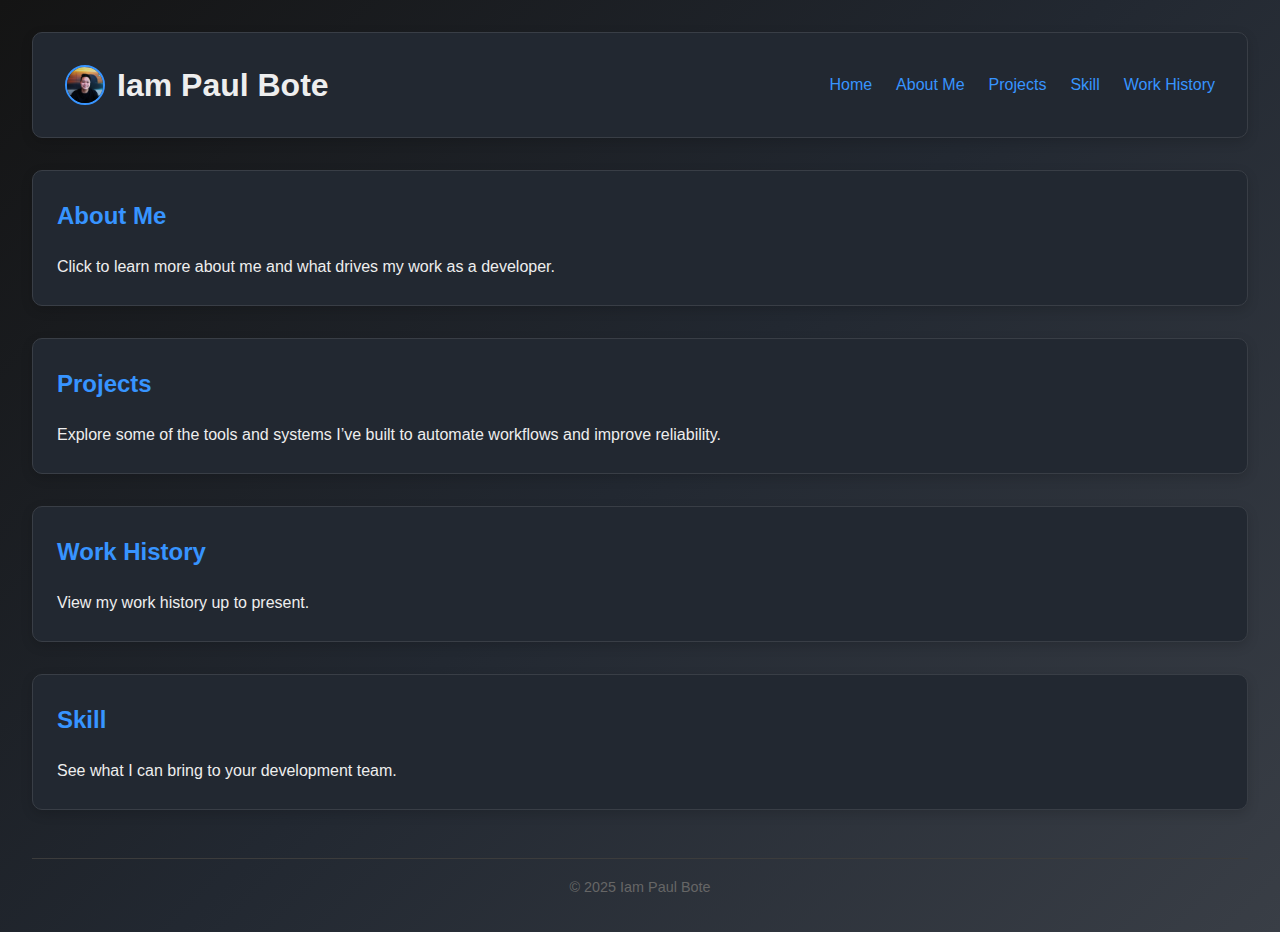
<file: index.html>
<!DOCTYPE html>
<html lang="en">
<head>
  <meta charset="UTF-8" />
  <meta name="viewport" content="width=device-width, initial-scale=1.0" />
  <title>Iam Paul's Portfolio</title>

  <!-- Fonts & Icons -->
  <link href="https://fonts.googleapis.com/css2?family=Fira+Code&display=swap" rel="stylesheet" />
  <link rel="stylesheet" href="https://cdnjs.cloudflare.com/ajax/libs/font-awesome/6.4.0/css/all.min.css" />

  <!-- Styles -->
  <link rel="stylesheet" href="style.css" />
</head>
<body class="fade-in">

  <!-- Header -->
  <header>
    <div class="brand">
      <img src="assets/iam_pic.jpg" alt="Iam Paul Bote" class="avatar" />
      <h1>Iam Paul Bote</h1>
    </div>
    <div class="burger" id="burger">
      <span></span>
      <span></span>
      <span></span>
    </div>
    <nav id="nav-menu">
      <a href="index.html">Home</a>
      <a href="about.html">About Me</a>
      <a href="projects.html">Projects</a>
      <a href="skill.html">Skill</a>
      <a href="work_history.html">Work History</a>

    </nav>
  </header>

  <!-- Sections -->
  <a href="about.html" class="section-link">
    <section id="about" class="card-section reveal">
      <h2>About Me</h2>
      <p>Click to learn more about me and what drives my work as a developer.</p>
    </section>
  </a>

  <a href="projects.html" class="section-link">
    <section id="projects" class="card-section reveal">
      <h2>Projects</h2>
      <p>Explore some of the tools and systems I’ve built to automate workflows and improve reliability.</p>
    </section>
  </a>

  <a href="work_history.html" class="section-link">
    <section id="work_history" class="card-section reveal">
      <h2>Work History</h2>
      <p>View my work history up to present.</p>
    </section>
  </a>

  <a href="skill.html" class="section-link">
    <section id="skill" class="card-section reveal">
      <h2>Skill</h2>
      <p>See what I can bring to your development team.</p>
    </section>
  </a>

  <!-- Footer -->
  <footer>
    <p>© 2025 Iam Paul Bote</p>
  </footer>

  <!-- Scroll to Top Button -->
  <button id="scrollTopBtn" title="Back to top">↑</button>
  <script src="script.js"></script>

</body>
</html>
</file>
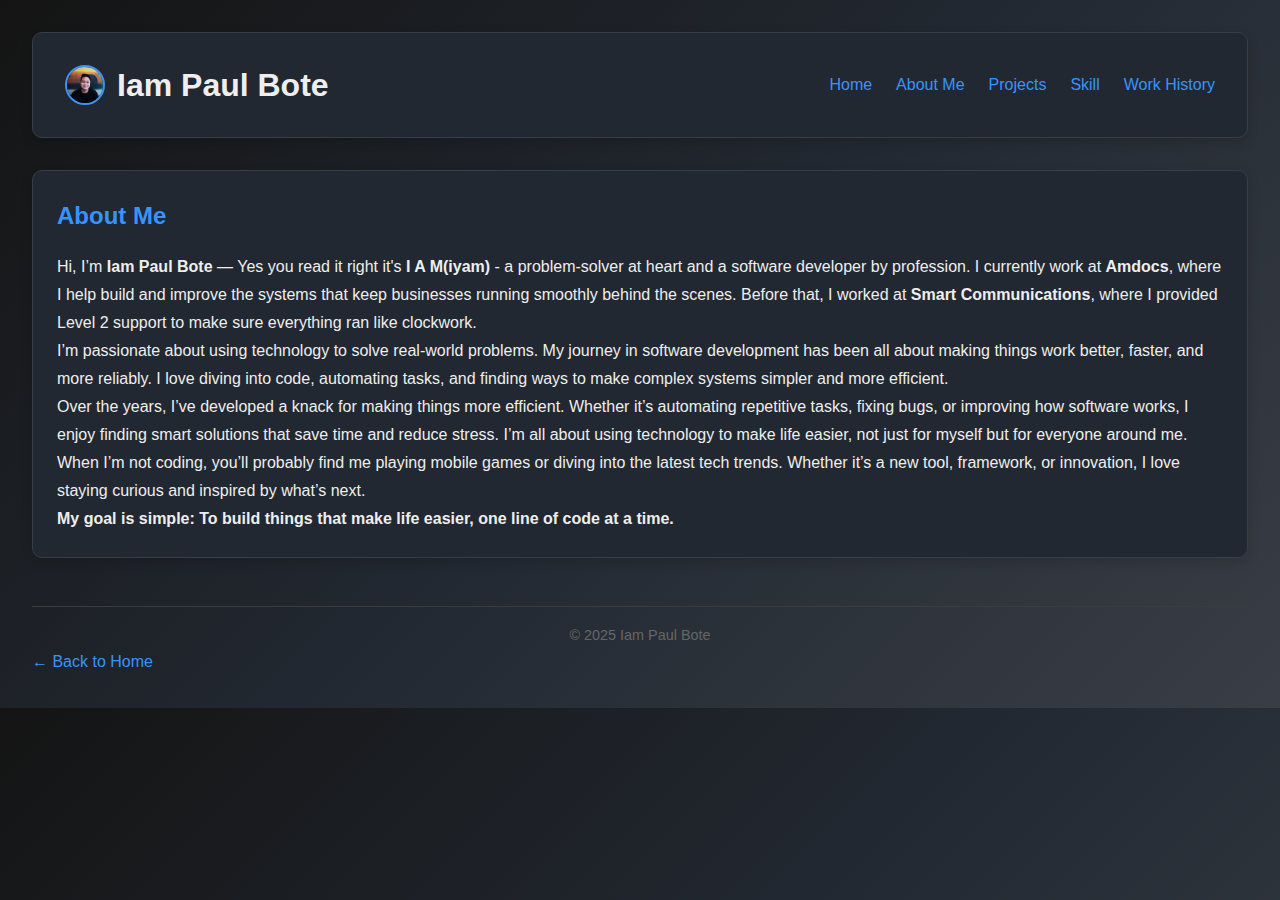
<file: about.html>
<!DOCTYPE html>
<html lang="en">
<head>
  <meta charset="UTF-8" />
  <meta name="viewport" content="width=device-width, initial-scale=1.0" />
  <title>About | Iam Paul Bote</title>

  <!-- Fonts & Icons -->
  <link href="https://fonts.googleapis.com/css2?family=Fira+Code&display=swap" rel="stylesheet" />
  <link rel="stylesheet" href="https://cdnjs.cloudflare.com/ajax/libs/font-awesome/6.4.0/css/all.min.css" />

  <!-- Styles -->
  <link rel="stylesheet" href="style.css" />
</head>
<body class="fade-in">

  <!-- Header -->
  <header>
    <div class="brand">
      <img src="assets/iam_pic.jpg" alt="Iam Paul Bote" class="avatar" />
      <h1>Iam Paul Bote</h1>
    </div>
    <div class="burger" id="burger">
      <span></span>
      <span></span>
      <span></span>
    </div>
    <nav id="nav-menu">
      <a href="index.html">Home</a>
      <a href="about.html">About Me</a>
      <a href="projects.html">Projects</a>
      <a href="skill.html">Skill</a>
      <a href="work_history.html">Work History</a>
    </nav>
  </header>

  <!-- About Section -->
  <section class="card-section reveal" id="about">
    <h2>About Me</h2>
    <p>
      Hi, I’m <strong>Iam Paul Bote</strong> — Yes you read it right it's <strong>I A M(iyam)</strong> - a problem-solver at heart and a software developer by profession. I currently work at <strong>Amdocs</strong>, where I help build and improve the systems that keep businesses running smoothly behind the scenes. Before that, I worked at <strong>Smart Communications</strong>, where I provided Level 2 support to make sure everything ran like clockwork.
    </p>
    <p>

    </p>   
      I’m passionate about using technology to solve real-world problems. My journey in software development has been all about making things work better, faster, and more reliably. I love diving into code, automating tasks, and finding ways to make complex systems simpler and more efficient.
    <p>
      Over the years, I’ve developed a knack for making things more efficient. Whether it’s automating repetitive tasks, fixing bugs, or improving how software works, I enjoy finding smart solutions that save time and reduce stress. I’m all about using technology to make life easier, not just for myself but for everyone around me.
    </p>
    <p>
      When I’m not coding, you’ll probably find me playing mobile games or diving into the latest tech trends. Whether it’s a new tool, framework, or innovation, I love staying curious and inspired by what’s next.
    </p>
	<p>
	<strong>My goal is simple: To build things that make life easier, one line of code at a time.</strong>
	</p>
  </section>

  <!-- Footer -->
  <footer>
    <p>© 2025 Iam Paul Bote</p>
  </footer>

  <!-- Back Button -->
  <a href="index.html" class="back-button">← Back to Home</a>
  <script src="script.js"></script>

</body>
</html>
</file>
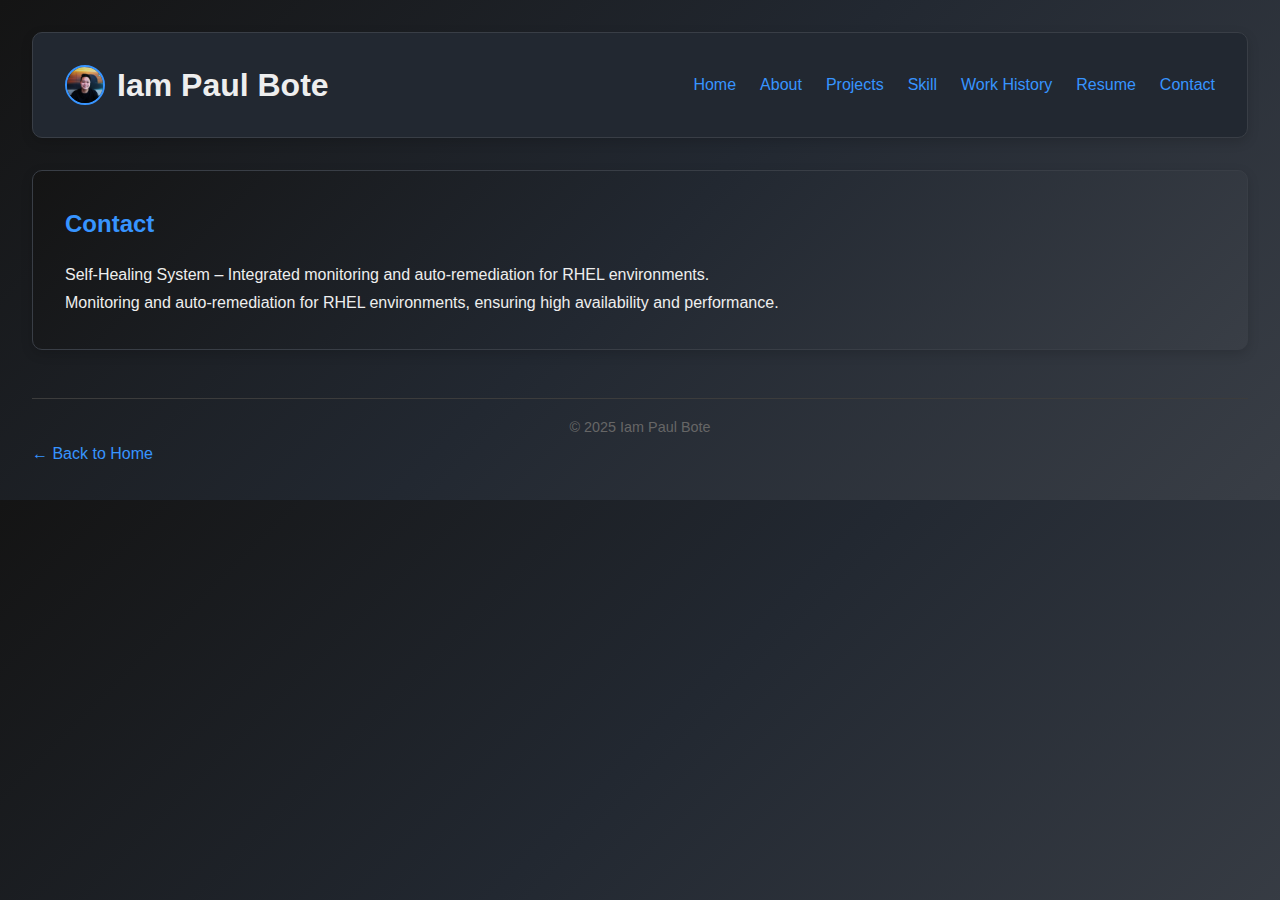
<file: contact.html>
<!DOCTYPE html>
<html lang="en">
<head>
<link rel="prefetch" href="about.html" />
<link rel="prefetch" href="index.html" />

  <meta charset="UTF-8" />
  <meta name="viewport" content="width=device-width, initial-scale=1.0" />
  <title>Contact Iam Paul</title>
  <link rel="stylesheet" href="style.css" />
</head>
<body>


<header>
  <div class="brand">
    <img src="assets/iam_pic.jpg" alt="iam_pic" class="avatar" />
    <h1>Iam Paul Bote</h1>
  </div>
  <div class="burger" id="burger">
    <span></span>
    <span></span>
    <span></span>
  </div>
  <nav id="nav-menu">
      <a href="index.html">Home</a>
      <a href="about.html">About</a>
      <a href="projects.html">Projects</a>
      <a href="skill.html">Skill</a>
      <a href="work_history.html">Work History</a>
      <a href="resume.html">Resume</a>
      <a href="contact.html">Contact</a>
  </nav>
</header>


  <section>
    <h2>Contact</h2>
    <p>
      Self-Healing System – Integrated monitoring and auto-remediation for RHEL environments.
    </p>
    <p>
      Monitoring and auto-remediation for RHEL environments, ensuring high availability and performance.
    </p>
  </section>

  <footer>
    <p>© 2025 Iam Paul Bote</p>
  </footer>

  <a href="index.html" class="back-button">← Back to Home</a>

  <script src="script.js"></script>

</body>
</html>
</file>
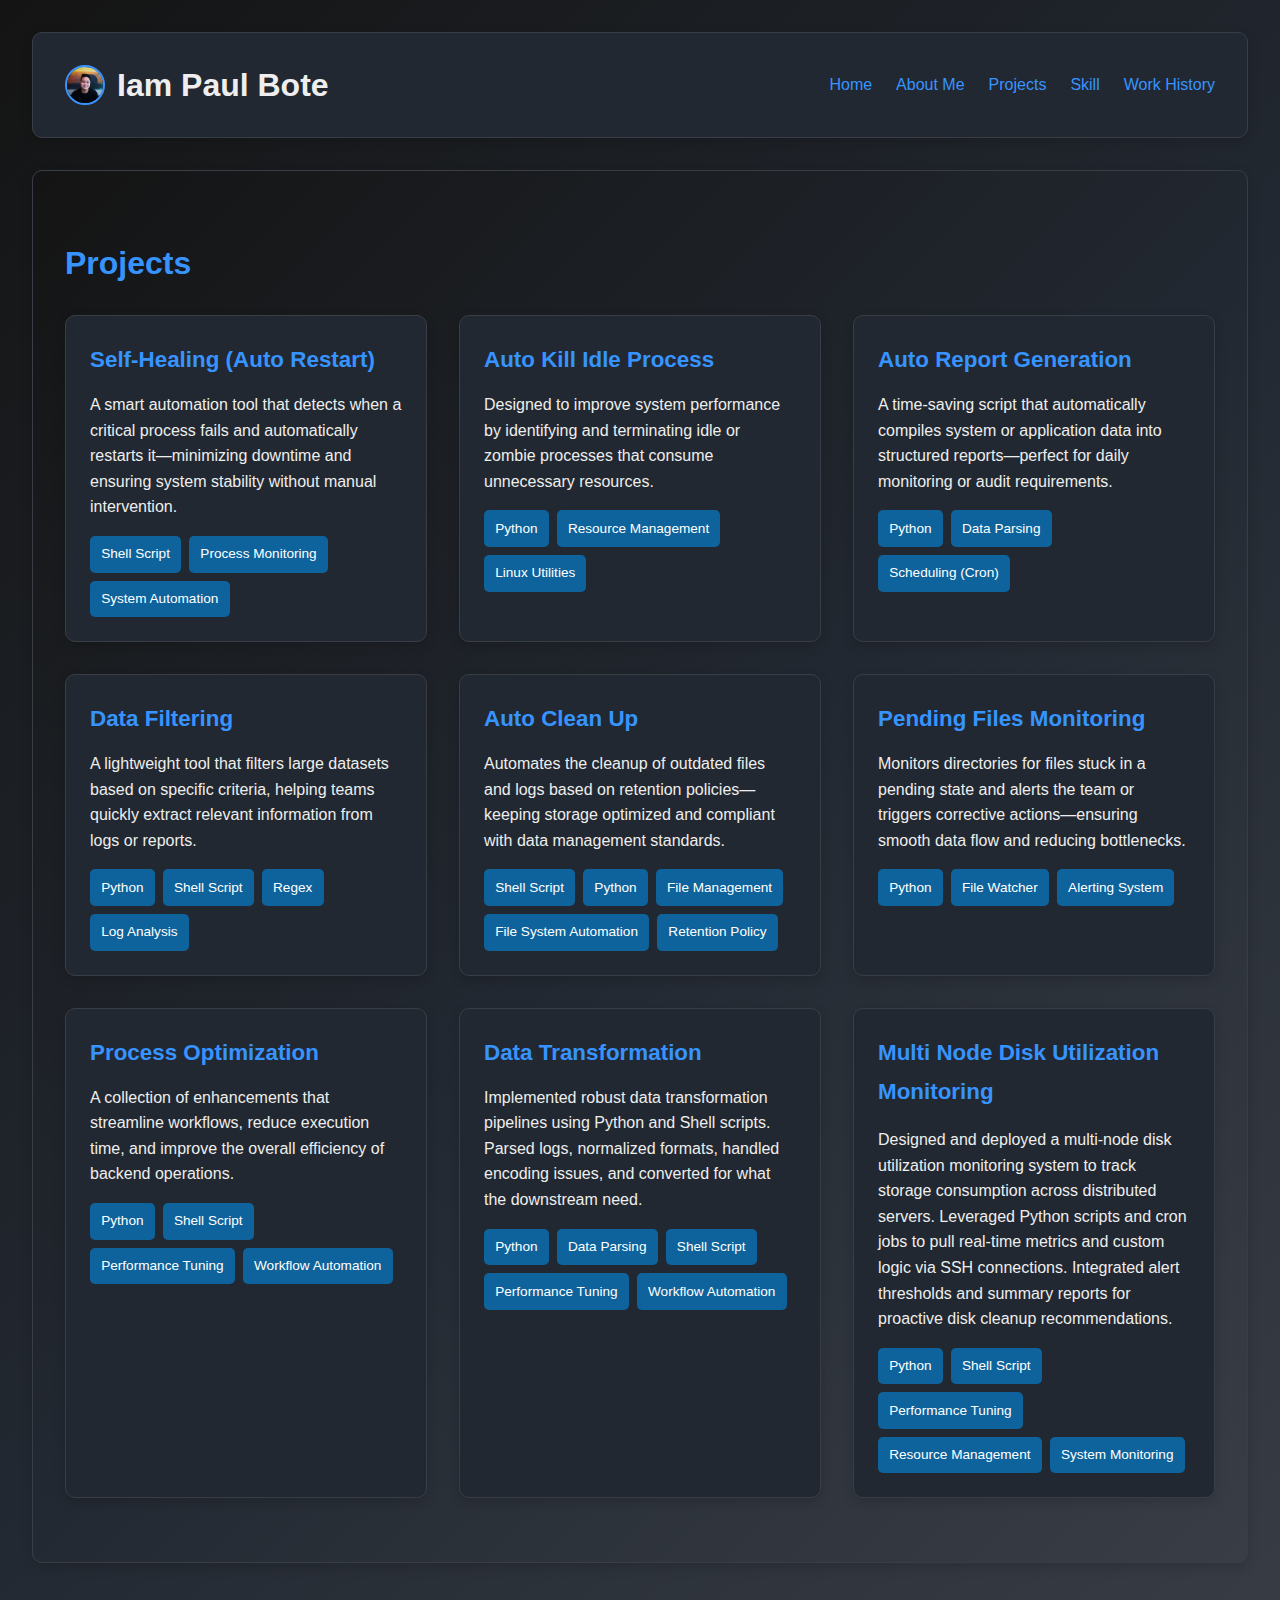
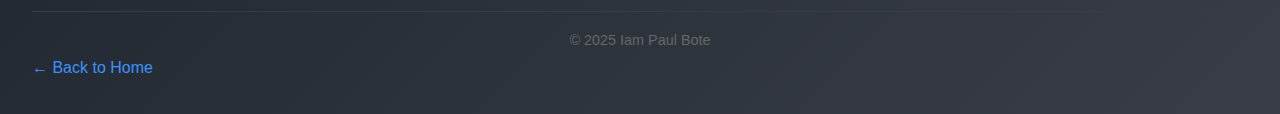
<file: projects.html>
<!DOCTYPE html>
<html lang="en">
<head>
<link rel="prefetch" href="about.html" />
<link rel="prefetch" href="index.html" />

  <meta charset="UTF-8" />
  <meta name="viewport" content="width=device-width, initial-scale=1.0" />
  <title>Projects | Iam Paul Bote</title>
  <link rel="stylesheet" href="style.css" />
</head>
<body>


<header>
  <div class="brand">
    <img src="assets/iam_pic.jpg" alt="iam_pic" class="avatar" />
    <h1>Iam Paul Bote</h1>
  </div>
  <div class="burger" id="burger">
    <span></span>
    <span></span>
    <span></span>
  </div>
  <nav id="nav-menu">
      <a href="index.html">Home</a>
      <a href="about.html">About Me</a>
      <a href="projects.html">Projects</a>
      <a href="skill.html">Skill</a>
      <a href="work_history.html">Work History</a>

  </nav>
</header>


  <section id="projects" class="section projects-section">
    
    <div class="container">
      <h2 class="section-title">Projects</h2> 
      <div class="projects-grid">

        <div class="project-card">
          <h3 class="project-title">Self-Healing (Auto Restart)</h3>
          <p class="project-description">
            A smart automation tool that detects when a critical process fails and automatically restarts it—minimizing downtime and ensuring system stability without manual intervention.
          </p>
          <ul class="project-tech">
            <li>Shell Script</li>
            <li>Process Monitoring</li>
            <li>System Automation</li>
          </ul>
        </div>

        <div class="project-card">
          <h3 class="project-title">Auto Kill Idle Process</h3>
          <p class="project-description">
            Designed to improve system performance by identifying and terminating idle or zombie processes that consume unnecessary resources.
          </p>
          <ul class="project-tech">
            <li>Python</li>
            <li>Resource Management</li>
            <li>Linux Utilities</li>
          </ul>
        </div>

        <div class="project-card">
          <h3 class="project-title">Auto Report Generation</h3>
          <p class="project-description">
            A time-saving script that automatically compiles system or application data into structured reports—perfect for daily monitoring or audit requirements.
          </p>
          <ul class="project-tech">
            <li>Python</li>
            <li>Data Parsing</li>
            <li>Scheduling (Cron)</li>
          </ul>
        </div>

        <div class="project-card">
          <h3 class="project-title">Data Filtering</h3>
          <p class="project-description">
            A lightweight tool that filters large datasets based on specific criteria, helping teams quickly extract relevant information from logs or reports.
          </p>
          <ul class="project-tech">
            <li>Python</li>
            <li>Shell Script</li>
            <li>Regex</li>
            <li>Log Analysis</li>
          </ul>
        </div>

        <div class="project-card">
          <h3 class="project-title">Auto Clean Up</h3>
          <p class="project-description">
            Automates the cleanup of outdated files and logs based on retention policies—keeping storage optimized and compliant with data management standards.
          </p>
          <ul class="project-tech">
            <li>Shell Script</li>
            <li>Python</li>
            <li>File Management</li>
            <li>File System Automation</li>
            <li>Retention Policy</li>
          </ul>
        </div>

        <div class="project-card">
          <h3 class="project-title">Pending Files Monitoring</h3>
          <p class="project-description">
            Monitors directories for files stuck in a pending state and alerts the team or triggers corrective actions—ensuring smooth data flow and reducing bottlenecks.
          </p>
          <ul class="project-tech">
            <li>Python</li>
            <li>File Watcher</li>
            <li>Alerting System</li>
          </ul>
        </div>

        <div class="project-card">
          <h3 class="project-title">Process Optimization</h3>
          <p class="project-description">
            A collection of enhancements that streamline workflows, reduce execution time, and improve the overall efficiency of backend operations.
          </p>
          <ul class="project-tech">
            <li>Python</li>
            <li>Shell Script</li>
            <li>Performance Tuning</li>
            <li>Workflow Automation</li>
          </ul>
        </div>

          <div class="project-card">
          <h3 class="project-title">Data Transformation</h3>
          <p class="project-description">
            Implemented robust data transformation pipelines using Python and Shell scripts. Parsed logs, normalized formats, handled encoding issues, and converted for what the downstream need.
          </p>
          <ul class="project-tech">
            <li>Python</li>
            <li>Data Parsing</li>
            <li>Shell Script</li>
            <li>Performance Tuning</li>
            <li>Workflow Automation</li>
          </ul>
        </div>

          <div class="project-card">
          <h3 class="project-title">Multi Node Disk Utilization Monitoring</h3>
          <p class="project-description">
            <p class="project-description">
              Designed and deployed a multi-node disk utilization monitoring system to track storage consumption across distributed servers. Leveraged Python scripts and cron jobs to pull real-time metrics and custom logic via SSH connections. Integrated alert thresholds and summary reports for proactive disk cleanup recommendations.
            </p>
          </p>
          <ul class="project-tech">
            <li>Python</li>
            <li>Shell Script</li>
            <li>Performance Tuning</li>
            <li>Resource Management</li>
            <li>System Monitoring</li>
          </ul>
        </div>

      </div>
    </div>
  </section>



  <footer>
    <p>© 2025 Iam Paul Bote</p>
  </footer>

  <a href="index.html" class="back-button">← Back to Home</a>

  <script src="script.js"></script>

</body>
</html>
</file>
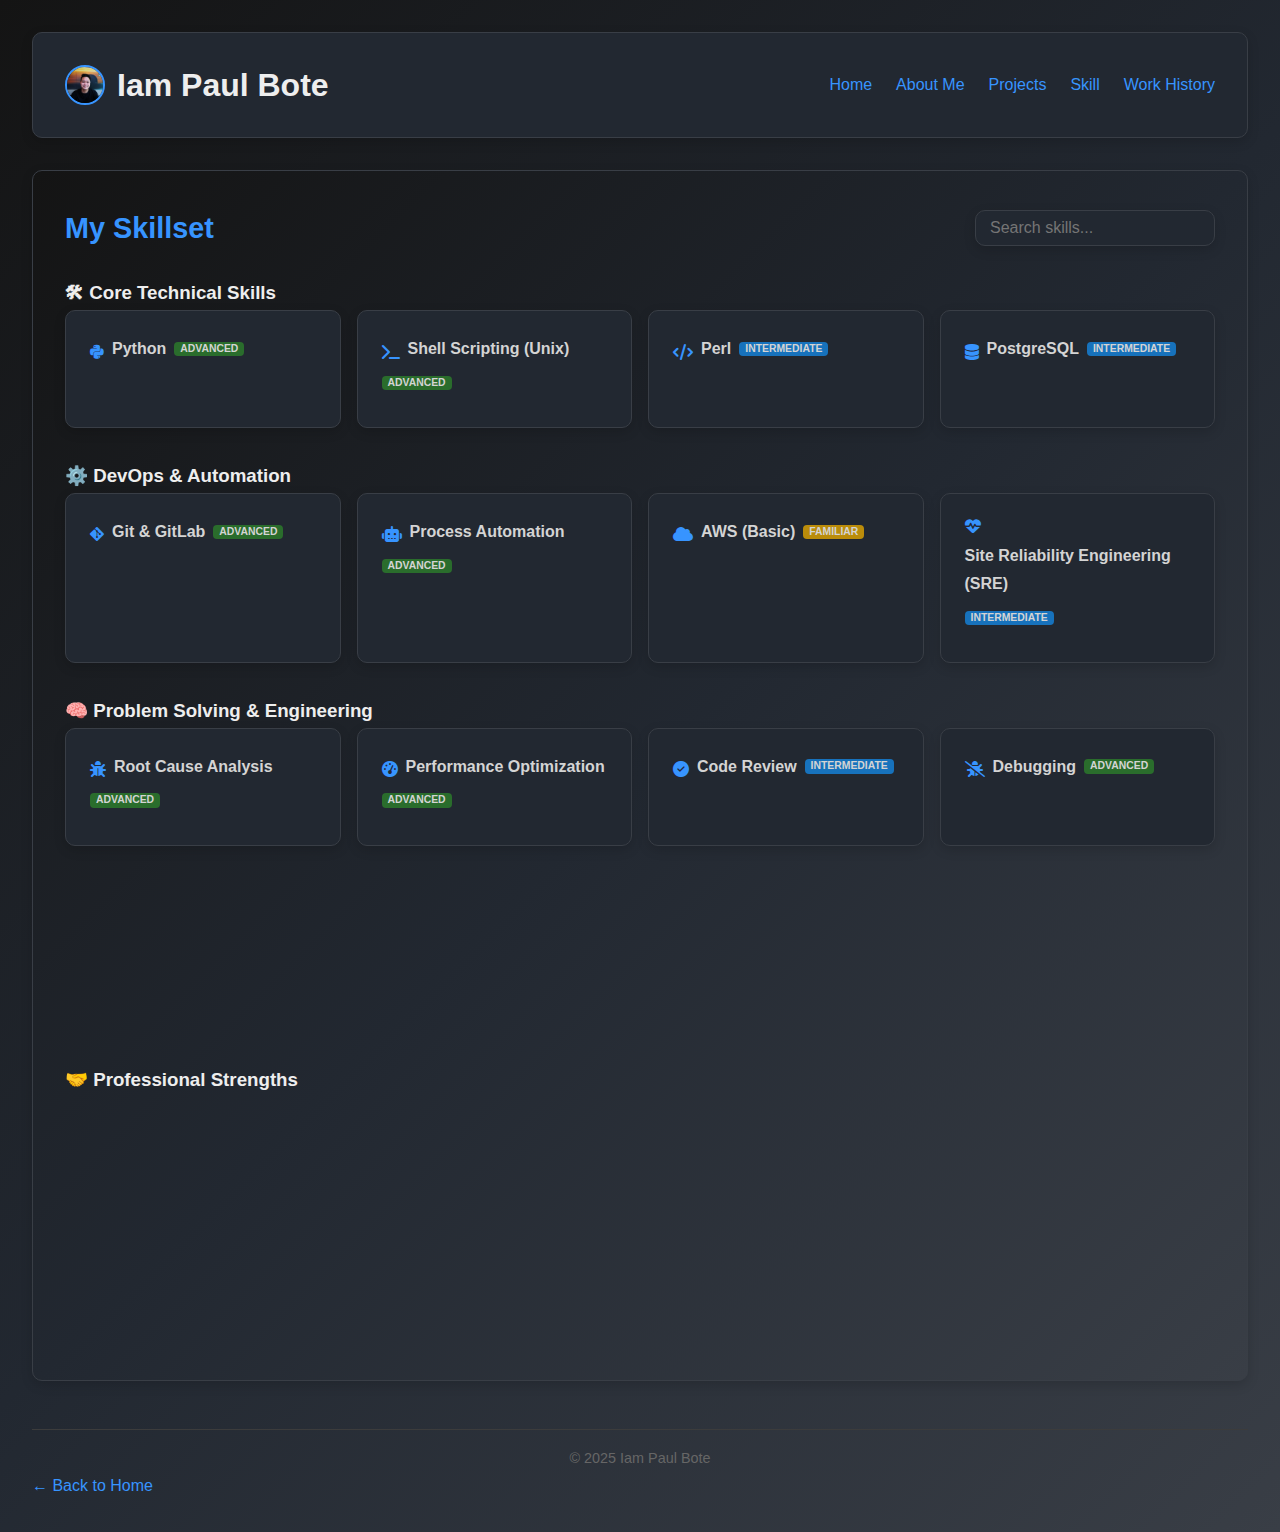
<file: skill.html>
<!DOCTYPE html>
<html lang="en">
<head>
  <meta charset="UTF-8" />
  <meta name="viewport" content="width=device-width, initial-scale=1.0" />
  <title>Skills | Iam Paul Bote</title>

  <!-- Fonts & Icons -->
  <link href="https://fonts.googleapis.com/css2?family=Fira+Code&display=swap" rel="stylesheet" />
  <link rel="stylesheet" href="https://cdnjs.cloudflare.com/ajax/libs/font-awesome/6.4.0/css/all.min.css" />

  <!-- Styles -->
  <link rel="stylesheet" href="style.css" />
</head>
<body class="fade-in">

  <!-- Header -->
  <header>
    <div class="brand">
      <img src="assets/iam_pic.jpg" alt="Iam Paul Bote" class="avatar" />
      <h1>Iam Paul Bote</h1>
    </div>
    <div class="burger" id="burger">
      <span></span>
      <span></span>
      <span></span>
    </div>
    <nav id="nav-menu">
      <a href="index.html">Home</a>
      <a href="about.html">About Me</a>
      <a href="projects.html">Projects</a>
      <a href="skill.html">Skill</a>
      <a href="work_history.html">Work History</a>

    </nav>
  </header>

  <!-- Skill Section -->
   <section>
  <skill-section>
    <div class="skillset-header">
      <h2>My Skillset</h2>
      <div class="skill-search">
        <input type="text" id="skillSearchInput" placeholder="Search skills..." />
      </div>
    </div>

    <!-- Category: 🛠 Core Technical Skills -->
    <h3>🛠 Core Technical Skills</h3>
    <div class="skills-grid">
      <!-- Sample Skill Item -->
      <div class="skill-item reveal" onclick="toggleSkill(this)">
        <div class="skill-title">
          <i class="fab fa-python"></i>
          <span class="skill-name">Python</span>
          <span class="badge advanced">Advanced</span>
        </div>
        <div class="skill-description">
          Used for automation, backend scripting, and data parsing.<br>
          <strong>Impact:</strong> Reduced manual workload by 60% through automated workflows at Amdocs.<br>
        </div>
      </div>

	<div class="skill-item reveal" onclick="toggleSkill(this)">
		<div class="skill-title">
		<i class="fas fa-terminal"></i>
		<span class="skill-name">Shell Scripting (Unix)</span>
		<span class="badge advanced">Advanced</span>
		</div>
		<div class="skill-description">
		Automates system-level tasks and deployment pipelines.<br>
		<strong>Impact:</strong> Streamlined server operations and reduced downtime.
		</div>
	</div>
	
	<div class="skill-item reveal" onclick="toggleSkill(this)">
		<div class="skill-title">
		<i class="fas fa-code"></i>
		<span class="skill-name">Perl</span>
		<span class="badge intermediate">Intermediate</span>
		</div>
		<div class="skill-description">
		Used for legacy automation and text processing tasks.<br>
		<strong>Impact:</strong> Maintained and modernized legacy scripts for production systems.
		</div>
	</div>
	
	<div class="skill-item reveal" onclick="toggleSkill(this)">
		<div class="skill-title">
		<i class="fas fa-database"></i>
		<span class="skill-name">PostgreSQL</span>
		<span class="badge intermediate">Intermediate</span>
		</div>
		<div class="skill-description">
		Relational database management and query optimization.<br>
		<strong>Impact:</strong> Improved query performance and data integrity in reporting systems.
		</div>
	</div>
	</div>
		</div>

    <!-- Category: ⚙️ DevOps & Automation -->
    <h3 style="margin-top: 2rem;">⚙️ DevOps & Automation</h3>
    <div class="skills-grid">
	<div class="skill-item reveal" onclick="toggleSkill(this)">
		<div class="skill-title">
		<i class="fab fa-git-alt"></i>
		<span class="skill-name">Git & GitLab</span>
		<span class="badge advanced">Advanced</span>
		</div>
		<div class="skill-description">
		Version control, branching strategies, and CI/CD pipelines.<br>
		<strong>Impact:</strong> Enabled seamless team collaboration and automated deployments.
		</div>
	</div>
	
	<div class="skill-item reveal" onclick="toggleSkill(this)">
		<div class="skill-title">
		<i class="fas fa-robot"></i>
		<span class="skill-name">Process Automation</span>
		<span class="badge advanced">Advanced</span>
		</div>
		<div class="skill-description">
		Automated repetitive tasks and system checks.<br>
		<strong>Impact:</strong> Saved 20+ hours/month in manual effort.
		</div>
	</div>
	
	<div class="skill-item reveal" onclick="toggleSkill(this)">
		<div class="skill-title">
		<i class="fas fa-cloud"></i>
		<span class="skill-name">AWS (Basic)</span>
		<span class="badge familiar">Familiar</span>
		</div>
		<div class="skill-description">
		Familiar with EC2, S3, IAM, and deployment basics.<br>
		<strong>Impact:</strong> Still on learning path, but foundational knowledge for cloud deployments.
		</div>
	</div>
	
	<div class="skill-item reveal" onclick="toggleSkill(this)">
		<div class="skill-title">
		<i class="fas fa-heartbeat"></i>
		<span class="skill-name">Site Reliability Engineering (SRE)</span>
		<span class="badge intermediate">Intermediate</span>
		</div>
		<div class="skill-description">
		Ensuring system reliability, scalability, and uptime.<br>
		<strong>Impact:</strong> Reduced incident response time and improved monitoring.
		</div>
	</div>
	</div>
    </div>

    <!-- Category: 🧠 Problem Solving & Engineering -->
    <h3 style="margin-top: 2rem;">🧠 Problem Solving & Engineering</h3>
    <div class="skills-grid">
	<div class="skill-item reveal" onclick="toggleSkill(this)">
		<div class="skill-title">
		<i class="fas fa-bug"></i>
		<span class="skill-name">Root Cause Analysis</span>
		<span class="badge advanced">Advanced</span>
		</div>
		<div class="skill-description">
		Diagnosing and resolving critical system issues.<br>
		<strong>Impact:</strong> Prevented recurring outages by identifying underlying problems.
		</div>
	</div>
	
	<div class="skill-item reveal" onclick="toggleSkill(this)">
		<div class="skill-title">
		<i class="fas fa-tachometer-alt"></i>
		<span class="skill-name">Performance Optimization</span>
		<span class="badge advanced">Advanced</span>
		</div>
		<div class="skill-description">
		Improved system speed and responsiveness.<br>
		<strong>Impact:</strong> Reduced load times and improved user experience.
		</div>
	</div>
	
	<div class="skill-item reveal" onclick="toggleSkill(this)">
		<div class="skill-title">
		<i class="fas fa-check-circle"></i>
		<span class="skill-name">Code Review</span>
		<span class="badge intermediate">Intermediate</span>
		</div>
		<div class="skill-description">
		Ensuring code quality and maintainability.<br>
		<strong>Impact:</strong> Reduced bugs and improved team coding standards.
		</div>
	</div>
	
	<div class="skill-item reveal" onclick="toggleSkill(this)">
		<div class="skill-title">
		<i class="fas fa-bug-slash"></i>
		<span class="skill-name">Debugging</span>
		<span class="badge advanced">Advanced</span>
		</div>
		<div class="skill-description">
		Identifying and resolving code and system issues efficiently.<br>
		<strong>Impact:</strong> Reduced production bugs and improved system stability.
		</div>
	</div>
	
	<div class="skill-item reveal" onclick="toggleSkill(this)">
		<div class="skill-title">
		<i class="fas fa-cubes"></i>
		<span class="skill-name">Object-Oriented Programming (OOP)</span>
		<span class="badge intermediate">Intermediate</span>
		</div>
		<div class="skill-description">
		Designing modular, reusable, and maintainable code structures.<br>
		<strong>Impact:</strong> Improved code scalability and reduced technical debt.
		</div>
	</div>
	
	<div class="skill-item reveal" onclick="toggleSkill(this)">
		<div class="skill-title">
		<i class="fas fa-vial"></i>
		<span class="skill-name">Testing</span>
		<span class="badge advanced">Advanced</span>
		</div>
		<div class="skill-description">
		Writing and executing unit, integration, and regression tests.<br>
		<strong>Impact:</strong> Ensured code reliability and reduced post-deployment issues.
		</div>
	</div>
	
	<div class="skill-item reveal" onclick="toggleSkill(this)">
		<div class="skill-title">
		<i class="fas fa-project-diagram"></i>
		<span class="skill-name">SDLC</span>
		<span class="badge intermediate">Intermediate</span>
		</div>
		<div class="skill-description">
		Understanding of the full Software Development Life Cycle.<br>
		<strong>Impact:</strong> Improved planning, execution, and delivery of software projects.
		</div>
	</div>
	
	<div class="skill-item reveal" onclick="toggleSkill(this)">
		<div class="skill-title">
		<i class="fas fa-chart-line"></i>
		<span class="skill-name">Data Analysis & Reporting</span>
		<span class="badge advanced">Advanced</span>
		</div>
		<div class="skill-description">
		Interpreting data trends and generating actionable reports.<br>
		<strong>Impact:</strong> Delivered insights that improved system performance and informed team decisions.<br>
		</div>
	</div>
	</div>
    </div>


    <!-- Category: 🤝 Professional Strengths -->
    <h3 style="margin-top: 2rem;">🤝 Professional Strengths</h3>
    <div class="skills-grid">
	<div class="skill-item reveal" onclick="toggleSkill(this)">
		<div class="skill-title">
		<i class="fas fa-lightbulb"></i>
		<span class="skill-name">Critical Thinking</span>
		<span class="badge advanced">Advanced</span>
		</div>
		<div class="skill-description">
		Solving complex problems with logical reasoning.<br>
		<strong>Impact:</strong> Delivered solutions under pressure with clarity.
		</div>
	</div>
	
	<div class="skill-item reveal" onclick="toggleSkill(this)">
		<div class="skill-title">
		<i class="fas fa-eye"></i>
		<span class="skill-name">Attention to Detail</span>
		<span class="badge advanced">Advanced</span>
		</div>
		<div class="skill-description">
		Delivering high-quality work with precision.<br>
		<strong>Impact:</strong> Reduced production issues and improved QA outcomes.
		</div>
	</div>
	
	<div class="skill-item reveal" onclick="toggleSkill(this)">
		<div class="skill-title">
		<i class="fas fa-users-cog"></i>
		<span class="skill-name">Teamwork</span>
		<span class="badge advanced">Advanced</span>
		</div>
		<div class="skill-description">
		Collaborating effectively with cross-functional teams.<br>
		<strong>Impact:</strong> Delivered high-quality solutions through shared ownership.
		</div>
	</div>

	<div class="skill-item reveal" onclick="toggleSkill(this)">
		<div class="skill-title">
		<i class="fas fa-users-cog"></i>
		<span class="skill-name">Leadership</span>
		<span class="badge intermediate">Intermediate</span>
		</div>
		<div class="skill-description">
		Proven ability to lead cross-functional initiatives, drive design consistency, and mentor peers.<br>
		<strong>Impact:</strong> Spearheaded collaborative solutions across development and support teams in optimizing workflows.
		</div>
	</div>
	
	<div class="skill-item reveal" onclick="toggleSkill(this)">
		<div class="skill-title">
		<i class="fas fa-clock"></i>
		<span class="skill-name">Time Management</span>
		<span class="badge advanced">Advanced</span>
		</div>
		<div class="skill-description">
		Prioritizing tasks and meeting deadlines consistently.<br>
		<strong>Impact:</strong> Delivered projects on time without compromising quality.
		</div>
	</div>
	
	<div class="skill-item reveal" onclick="toggleSkill(this)">
		<div class="skill-title">
		<i class="fas fa-tasks"></i>
		<span class="skill-name">Assessment</span>
		<span class="badge advanced">Advanced</span>
		</div>
		<div class="skill-description">
		Evaluating systems, code, and team performance.<br>
		<strong>Impact:</strong> Identified improvement areas and optimized workflows.
		</div>
	</div>
	
	<div class="skill-item reveal" onclick="toggleSkill(this)">
		<div class="skill-title">
		<i class="fas fa-sync-alt"></i>
		<span class="skill-name">Agile</span>
		<span class="badge advanced">Advanced</span>
		</div>
		<div class="skill-description">
		Practicing iterative development and continuous delivery.<br>
		<strong>Impact:</strong> Improved adaptability and team velocity.
		</div>
	</div>

		<div class="skill-item reveal" onclick="toggleSkill(this)">
		<div class="skill-title">
		<i class="fas fa-sync-alt"></i>
		<span class="skill-name">Telecom Process</span>
		<span class="badge advanced">Advanced</span>
		</div>
		<div class="skill-description">
		Experience with mediation system. Involved in fault isolation, network element testing, and escalation handling across mobile and data services.<br>
		<strong>Impact:</strong> Supported critical escalation paths across mobile Voice, SMS, IOT, and Data services.
		</div>
	</div>

    </div>
  </skill-section>
  </section>
    <script src="script.js"></script>

   

  <!-- Footer -->
  <footer>
    <p>© 2025 Iam Paul Bote</p>
  </footer>

  <!-- Back Button -->
  <a href="index.html" class="back-button">← Back to Home</a>


</body>
</html>
</file>
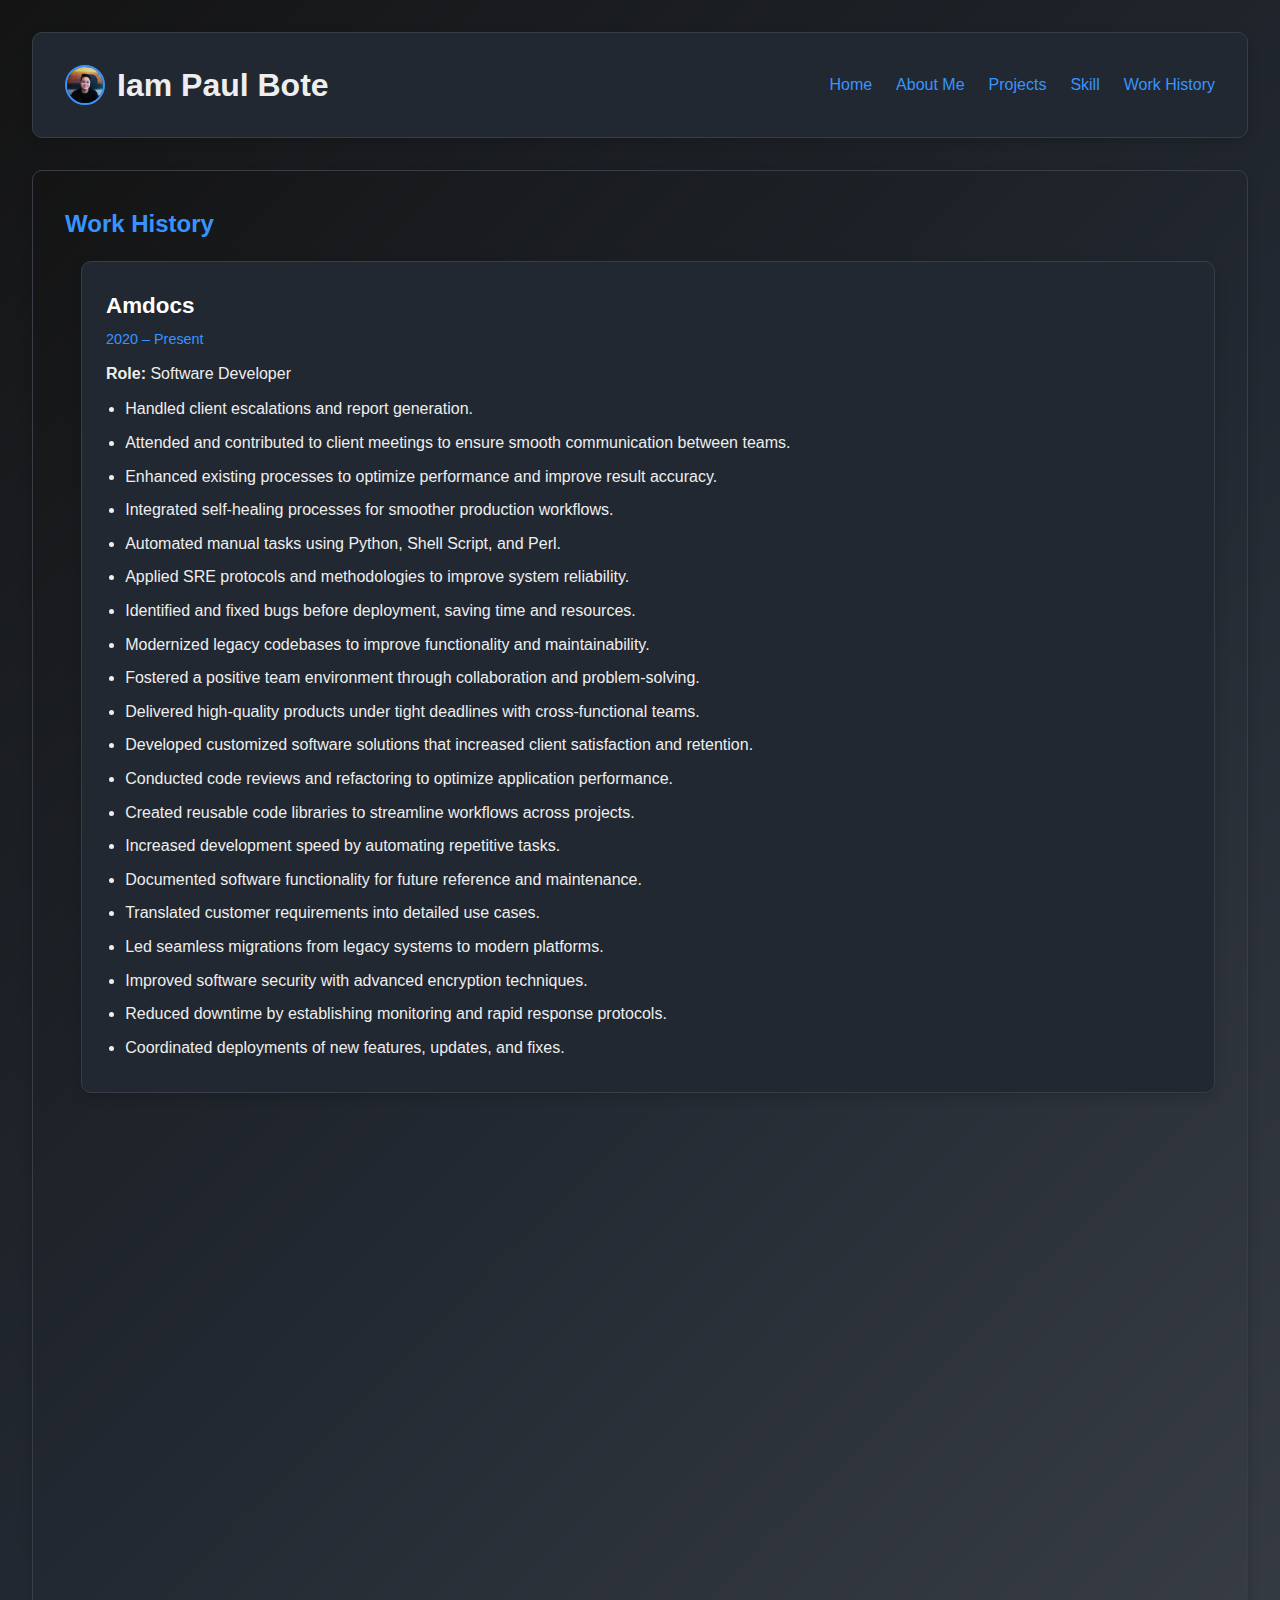
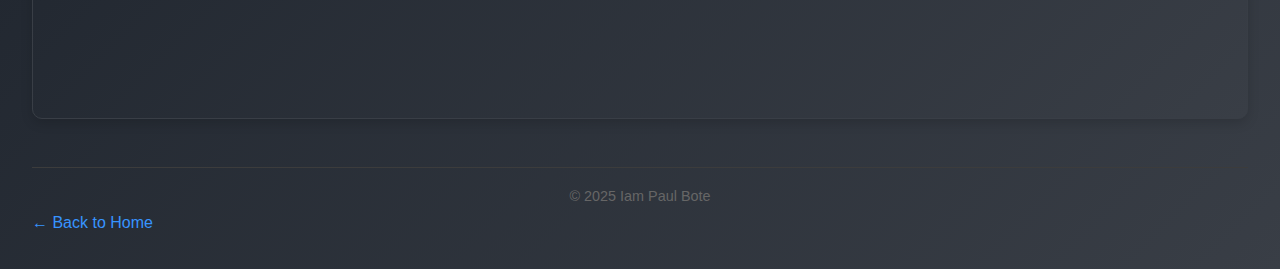
<file: work_history.html>
<!DOCTYPE html>
<html lang="en">
<head>
  <link rel="prefetch" href="about.html" />
  <link rel="prefetch" href="index.html" />

  <meta charset="UTF-8" />
  <meta name="viewport" content="width=device-width, initial-scale=1.0" />
  <title>Work History | Iam Paul Bote</title>
  <link rel="stylesheet" href="style.css" />

</head>
<body>

<header>
  <div class="brand">
    <img src="assets/iam_pic.jpg" alt="iam_pic" class="avatar" />
    <h1>Iam Paul Bote</h1>
  </div>
  <div class="burger" id="burger">
    <span></span>
    <span></span>
    <span></span>
  </div>
  <nav id="nav-menu">
      <a href="index.html">Home</a>
      <a href="about.html">About Me</a>
      <a href="projects.html">Projects</a>
      <a href="skill.html">Skill</a>
      <a href="work_history.html">Work History</a>

  </nav>
</header>

<main class="timeline-section">
  
  <div class="timeline">
    <section>
    <h2>Work History</h2>
    <div class="timeline-item reveal">
       
      <div class="timeline-content">
       
        <h3> Amdocs</h3>
        <span class="timeline-date">2020 – Present</span>
        <p><strong>Role:</strong> Software Developer</p>
        <ul>
          <li>Handled client escalations and report generation.</li>
          <li>Attended and contributed to client meetings to ensure smooth communication between teams.</li>
          <li>Enhanced existing processes to optimize performance and improve result accuracy.</li>
          <li>Integrated self-healing processes for smoother production workflows.</li>
          <li>Automated manual tasks using Python, Shell Script, and Perl.</li>
          <li>Applied SRE protocols and methodologies to improve system reliability.</li>
          <li>Identified and fixed bugs before deployment, saving time and resources.</li>
          <li>Modernized legacy codebases to improve functionality and maintainability.</li>
          <li>Fostered a positive team environment through collaboration and problem-solving.</li>
          <li>Delivered high-quality products under tight deadlines with cross-functional teams.</li>
          <li>Developed customized software solutions that increased client satisfaction and retention.</li>
          <li>Conducted code reviews and refactoring to optimize application performance.</li>
          <li>Created reusable code libraries to streamline workflows across projects.</li>
          <li>Increased development speed by automating repetitive tasks.</li>
          <li>Documented software functionality for future reference and maintenance.</li>
          <li>Translated customer requirements into detailed use cases.</li>
          <li>Led seamless migrations from legacy systems to modern platforms.</li>
          <li>Improved software security with advanced encryption techniques.</li>
          <li>Reduced downtime by establishing monitoring and rapid response protocols.</li>
          <li>Coordinated deployments of new features, updates, and fixes.</li>
        </ul>
      </div>
    </div>

    <div class="timeline-item reveal">     
      <div class="timeline-content">
        <h3> Smart Communications Inc.</h3>
        <span class="timeline-date">2017 – 2019</span>
        <p><strong>Role:</strong> L2 Application Support</p>
        <ul>
        <li>Handled ticket triage and daily report generation.</li>
        <li>Provide first and second-line support for software applications.</li>
        <li>Troubleshoot and resolve application issues reported by users.</li>
        <li>Monitor application performance and ensure efficient functionality.</li>
        <li>Communicate with users to understand and resolve issues.</li>
        <li>Document all support activities and solutions in the ticketing system.</li>
        <li>Escalate complex issues to third-line support or development teams.</li>
        <li>Collaborate with the development team to identify and resolve bugs.</li>
        <li>Participate in regular team meetings and update on issue status.</li>
        <li>Conduct routine checks and maintenance of the applications.</li>
        </ul>
      </div>
    </div>

  </div>
  </section>
    <footer>
    <p>© 2025 Iam Paul Bote</p>
  </footer>
  <a href="index.html" class="back-button">← Back to Home</a>
</main>

<script src="script.js"></script>

</body>
</html>
</file>
<file: style.css>
/* style.css – Soft Dark-Lite Hybrid + Responsive Design */

:root {
  --vscode-editor-background: #1e1e1e;              /* Editor background */
  --vscode-editor-foreground: #d4d4d4;              /* Default text */
  --vscode-sideBar-background: #252526;             /* Sidebar background */
  --vscode-editorLineNumber-foreground: #858585;    /* Line numbers */
  --vscode-button-background: #0e639c;              /* Button background */
  --vscode-button-foreground: #ffffff;              /* Button text */
  --vscode-textLink-foreground: #3794ff;            /* Link color */
  --vscode-editorGroup-border: #3c3c3c;             /* Panel borders */
  --vscode-header-background: #1e1e1e;              /* Header background */


  /* 👇 Custom usage variables */
  --section-bg: var(--vscode-editor-background);
  --border-color: var(--vscode-editorGroup-border);
  --text-color: var(--vscode-editor-foreground);
  --bg-color: var(--vscode-sideBar-background);
  --accent-color: var(--vscode-textLink-foreground);
  --link-color: var(--vscode-textLink-foreground);
  --header-bg: var(--vscode-header-background);
  --font-family: 'Inter', sans-serif;
    /* Optional enhancements */
  --font-weight-heading: 600;
  --font-weight-body: 400;
  --font-size-base: 1rem;
  --font-size-heading: 1.75rem;
  --line-height-base: 1.6;
  --letter-spacing: 0.02em;
  --card-bg: #2a2d33;
  --text-muted: #aaa;
}
body, html {
  font-family: var(--font-family);
}


* {
  margin: 0;
  padding: 0;
  box-sizing: border-box;
}

body {
  background-color: var(--bg-color);
  color: var(--text-color);
  font-family: var(--font-family);
  line-height: 1.75;
  padding: 2rem;
  font-size: 16px;
  transition: background-color 0.3s ease, color 0.3s ease;
  background: linear-gradient(135deg, #141414, #222831, #393E46);
}


header {
  background-color: var(--header-bg);
  /*background: linear-gradient(135deg, #141414, #222831, #393E46);*/
  border: 1px solid #393E46;
  color: #eeeeee;
  background: #222831;
  padding: 1.5rem 2rem;
  display: flex;
  align-items: center;
  justify-content: space-between;
  /*border-bottom: 1px solid var(--border-color);*/
  border-radius: 10px;
  position: relative;
  z-index: 100;
  box-shadow: 0 4px 12px rgba(0,0,0,0.15);
}

.burger {
  display: none;
  flex-direction: column;
  cursor: pointer;
  gap: 5px;
}

.burger span {
  width: 25px;
  height: 3px;
  background-color: var(--text-color);
  border-radius: 2px;
  transition: all 0.3s ease;
}

nav {
  display: flex;
  gap: 1.5rem;
}

@media (max-width: 768px) {
  nav {
    display: none;
    flex-direction: column;
    position: absolute;
    top: 100%;
    right: 2rem;
    background-color: var(--header-bg);
    padding: 1rem;
    border-radius: 8px;
    box-shadow: 0 4px 12px rgba(0, 0, 0, 0.1);
    width: max-content;
    min-width: 150px;
  }

  nav.show {
    display: flex;
  }

  .burger {
    display: flex;
  }

  nav a {
    margin: 0.5rem 0;
  }
}

/* 📱 Responsive Design */
/*@media (max-width: 768px) {
  body {
    padding: 1rem;
  }

  header {
    flex-direction: column;
    align-items: flex-start;
  }

  nav {
    margin-top: 0.5rem;
  }

  nav a {
    display: inline-block;
    margin: 0.5rem 0;
  }

  section {
    padding: 1.5rem;
    
  }
}*/

section {
  background-color: var(--vscode-sideBar-background);
  color: var(--vscode-editor-foreground);
  /*border: 1px solid var(--vscode-editorGroup-border);*/
  border: 1px solid #393E46;
  color: #eeeeee;
  background: #222831;
  margin: 2rem 0;
  padding: 2rem;
  border-radius: 10px;
  box-shadow: 0 4px 12px rgba(0, 0, 0, 0.15);
  transition: transform 0.3s ease, box-shadow 0.3s ease;
  background: linear-gradient(135deg, #141414, #222831, #393E46);
}



h2 {
  color: var(--accent-color);
  font-size: 1.5rem;
  margin-bottom: 1rem;
}

ul {
  list-style: disc;
  padding-left: 1.5rem;
  margin-top: 0.5rem;
}

a {
  color: var(--link-color);
  text-decoration: none;
}

a:hover {
  text-decoration: underline;
  font-size: larger;
}

footer {
  text-align: center;
  margin-top: 3rem;
  font-size: 0.9rem;
  color: #666;
  padding-top: 1rem;
  border-top: 1px solid var(--border-color);
}



/* 🔄 Page Transition Animations */
body {
  opacity: 0;
  transform: translateY(20px);
  transition: opacity 0.5s ease, transform 0.5s ease;
}

body.fade-in {
  opacity: 1;
  transform: translateY(0);
}

/* ✨ Scroll Reveal Animation */
.reveal {
  opacity: 0;
  transform: translateY(40px);
  transition: opacity 0.6s ease-out, transform 0.6s ease-out;
}

.reveal.visible {
  opacity: 1;
  transform: translateY(0);
}

/* 🍔 Burger Menu Styles */
.burger {
  display: none;
  flex-direction: column;
  cursor: pointer;
  gap: 5px;
}

.burger span {
  width: 25px;
  height: 3px;
  background-color: var(--text-color);
  border-radius: 2px;
  transition: all 0.3s ease;
}

/* Navigation Menu */
nav {
  display: flex;
  gap: 1.5rem;
}

@media (max-width: 768px) {
  .burger {
    display: flex;
  }

  nav {
    display: none;
    flex-direction: column;
    position: absolute;
    top: 70px;
    right: 2rem;
    background-color: var(--header-bg);
    padding: 1rem;
    border-radius: 8px;
    box-shadow: 0 4px 12px rgba(0, 0, 0, 0.1);
    z-index: 1000;
  }

  nav.show {
    display: flex;
  }

  nav a {
    margin: 0.5rem 0;
  }
}

/* 📄 Resume Section */
iframe {
  box-shadow: 0 4px 12px rgba(0, 0, 0, 0.1);
}

/* 👤 Brand with Avatar */
.brand {
  display: flex;
  align-items: center;
  gap: 0.75rem;
}

.avatar {
  width: 40px;
  height: 40px;
  border-radius: 50%;
  object-fit: cover;
  border: 2px solid var(--accent-color);
}


#scrollTopBtn {
  position: fixed;
  bottom: 2rem;
  right: 2rem;
  display: none;
  background: var(--accent-color);
  color: white;
  border: none;
  padding: 0.6rem 1rem;
  border-radius: 50%;
  font-size: 1.2rem;
  cursor: pointer;
  z-index: 1000;
  box-shadow: 0 4px 12px rgba(0, 0, 0, 0.2);
}

#scrollTopBtn:hover {
  background: var(--link-color);
}

html {
  scroll-behavior: smooth;
}

.job-entry {
  margin-bottom: 2.5rem;
}

.job-entry h3 {
  font-size: 1.2rem;
  color: var(--accent-color);
  margin-bottom: 0.3rem;
}

.job-dates {
  font-size: 0.9rem;
  color: gray;
  display: block;
  margin-bottom: 0.8rem;
}

.job-entry ul {
  padding-left: 1.2rem;
  list-style-type: disc;
}

.job-entry li {
  margin-bottom: 0.5rem;
}

.stars {
  font-size: 1rem;
  color: #f5c518;
}




.job-card {
  background: var(--card-bg);
  border-radius: 10px;
  padding: 1.5rem;
  margin-bottom: 1.5rem;
  box-shadow: 0 4px 12px rgba(8, 8, 8, 0.1);
  transition: transform 0.3s ease;
}

.job-card:hover {
  transform: translateY(-5px);
}

.job-header h3 {
  margin: 0;
  font-size: 1.4rem;
  color: var(--accent-color);
}

.company {
  font-weight: bold;
  color: var(--text-muted);
}

.date {
  float: right;
  font-style: italic;
  color: var(--text-muted);
}

.job-details li {
  margin-top: 0.5rem;
  line-height: 1.6;
}

@keyframes blink {
  0%, 80%, 100% {
    opacity: 0;
  }
  40% {
    opacity: 1;
  }
}

.reveal {
  opacity: 0;
  transform: translateY(30px);
  transition: opacity 0.6s ease-out, transform 0.6s ease-out;
}

.reveal.visible {
  opacity: 1;
  transform: translateY(0);
}




.timeline-item {
  margin-bottom: 3rem;
  padding-left: 1rem;
}

.timeline-content {
  background: color var(--header-bg);
  border: 1px solid #393E46;
  color: #eeeeee;
  background: #222831;
  padding: 1.5rem;
  border-radius: 10px;
  box-shadow: 0 4px 12px rgba(0,0,0,0.15);
  transition: transform 0.3s ease, box-shadow 0.3s ease;
}

.timeline-content:hover {
  transform: translateY(-4px);
}

.timeline-content h3 {
  margin-top: 0;
  font-size: 1.4rem;
  color: #ffffff;
}

.timeline-date {
  font-size: 0.9rem;
  color: #3794ff;
  margin-bottom: 0.5rem;
  display: inline-block;
}

.timeline-content ul {
  padding-left: 1.2rem;
  margin-top: 0.5rem;
}

.timeline-content ul li {
  margin-bottom: 0.5rem;
  line-height: 1.6;
}

/* Initial hidden state */
/* (removed duplicate .reveal and .reveal.visible definitions to resolve conflict) */

.about-section {
  padding: 4rem 2rem;
  background-color: var(--vscode-editor-background);
  color: var(--vscode-editor-foreground);

  
}

.section-title {
  font-size: 2rem;
  margin-bottom: 1.5rem;
  color: var(--vscode-textLink-foreground);
  text-align: left;
}

.about-text {
  font-size: 1rem;
  line-height: 1.6;
  margin-bottom: 1rem;
}

.projects-section {
  padding: 4rem 2rem;
  background-color: var(--vscode-sideBar-background);
  color: var(--vscode-editor-foreground);
  background: linear-gradient(135deg, #141414, #222831, #393E46);
  
}

.projects-grid {
  display: grid;
  grid-template-columns: repeat(auto-fit, minmax(300px, 1fr));
  gap: 2rem;
}

.project-card {
  background-color: var(--vscode-editor-background);
  /*border: 1px solid var(--vscode-editorGroup-border);*/
  /*background: linear-gradient(135deg, #141414, #222831, #393E46);*/
  border: 1px solid #393E46;
  color: #eeeeee;
  background: #222831;
  border-radius: 10px;
  padding: 1.5rem;
  box-shadow: 0 4px 12px rgba(0,0,0,0.15);
  transition: transform 0.3s ease, box-shadow 0.3s ease;
}

.project-card:hover {
  transform: translateY(-5px);
  box-shadow: 0 8px 20px rgba(57,62,70,0.5);
}

.project-title {
  font-size: 1.4rem;
  margin-bottom: 0.8rem;
  color: var(--vscode-textLink-foreground);
}

.project-description {
  font-size: 1rem;
  line-height: 1.6;
  margin-bottom: 1rem;
}

.project-tech {
  list-style: none;
  padding: 0;
  display: flex;
  flex-wrap: wrap;
  gap: 0.5rem;
}

.project-tech li {
  background-color: var(--vscode-button-background);
  color: var(--vscode-button-foreground);
  padding: 0.4rem 0.7rem;
  border-radius: 5px;
  font-size: 0.85rem;
}

.about-collapsed {
  cursor: pointer;
  background-color: var(--section-bg);
  padding: 2rem;
  border-radius: 10px;
  border: 1px solid var(--border-color);
  box-shadow: 0 4px 12px rgba(0, 0, 0, 0.03);
  transition: background-color 0.3s ease;
}

.about-collapsed:hover {
  background-color: #f0f0f0;
}

.about-content {
  margin-top: 1rem;
  transition: opacity 0.4s ease;
}

.about-content.hidden {
  display: none;
}

/* 📦 Make the entire About section clickable */
.about-link {
  text-decoration: none;
  color: inherit;
  display: block;
}

.about-link section {
  background-color: var(--section-bg);
  padding: 2rem;
  border-radius: 10px;
  border: 1px solid var(--border-color);
  box-shadow: 0 4px 12px rgba(0, 0, 0, 0.03);
  transition: background-color 0.3s ease, transform 0.3s ease;
  cursor: pointer;
}

.about-link section:hover {
  background-color: #272727;
  transform: translateY(-2px);
  box-shadow: 0 6px 16px rgba(0, 0, 0, 0.08);
}

.projects-grid {
  display: grid;
  grid-template-columns: repeat(auto-fit, minmax(300px, 1fr));
  gap: 2rem;
}
/*.project-card {
  background-color: var(--vscode-sideBar-background);
  border: 1px solid var(--vscode-editorGroup-border);
  border-radius: 10px;
  padding: 1.5rem;
  box-shadow: 0 4px 12px rgba(0, 0, 0, 0.15);
  transition: transform 0.3s ease, box-shadow 0.3s ease;
}
.project-card:hover {
  transform: translateY(-5px);
  box-shadow: 0 6px 18px rgba(0, 0, 0, 0.25);
}*/
.project-title {
  font-size: 1.4rem;
  margin-bottom: 0.8rem;
  color: var(--vscode-textLink-foreground);
}
.project-description {
  font-size: 1rem;
  line-height: 1.6;
  margin-bottom: 1rem;
}
.project-tech {
  list-style: none;
  padding: 0;
  display: flex;
  flex-wrap: wrap;
  gap: 0.5rem;
}
.project-tech li {
  background-color: var(--vscode-button-background);
  color: var(--vscode-button-foreground);
  padding: 0.4rem 0.7rem;
  border-radius: 5px;
  font-size: 0.85rem;
}



.card-section {
  background-color: var(--section-bg);
  padding: 1.5rem;
  border-radius: 10px;
  /*border: 1px solid var(--border-color);*/
  border: 1px solid #393E46;
  color: #eeeeee;
  background: #222831;
  box-shadow: 0 4px 12px rgba(0,0,0,0.15);
  transition: background-color 0.3s ease, transform 0.3s ease, box-shadow 0.3s ease;
  cursor: default;
}

/*.card-section:hover {
  background-color: var(--vscode-sideBar-background);
  transform: translateY(-2px);
  box-shadow: 0 6px 16px rgba(0, 0, 0, 0.08);
}*/

.section-link {
  text-decoration: none;
  color: inherit;
  display: block;
  margin-bottom: 2rem;
}

.section-link section {
  background-color: var(--section-bg);
  border: 1px solid #393E46;
  color: #eeeeee;
  background: #222831;  
  padding: 1.5rem;
  border-radius: 10px;
  /*border: 1px solid var(--border-color);*/
  box-shadow: 0 4px 12px rgba(0,0,0,0.15);
  transition: background-color 0.3s ease, transform 0.3s ease, box-shadow 0.3s ease;
  cursor: pointer;
}

.section-link section:hover {
  background-color: #393E46;
  transform: translateY(-2px);
  box-shadow: 0 6px 16px rgba(0, 0, 0, 0.08);
}

.skills-grid {
  display: grid;
  grid-template-columns: repeat(auto-fit, minmax(260px, 1fr));
  gap: 1rem;
}


.skill-item {
  background-color: var(--vscode-sideBar-background);
  /*color: var(--vscode-editor-foreground);*/
  /*border: 1px solid var(--vscode-editorGroup-border);*/
  border: 1px solid #393E46;
  color: #eeeeee;
  background: #222831;
  padding: 1.5rem;
  border-radius: 10px;
  box-shadow: 0 4px 12px rgba(0, 0, 0, 0.15);
  transition: transform 0.3s ease, background-color 0.3s ease;
  cursor: pointer;
}


.skill-section {
  background-color: var(--vscode-sideBar-background);
  color: var(--vscode-editor-foreground);
  border: 1px solid var(--vscode-editorGroup-border);
  padding: 1rem;
  border-radius: 8px;
  box-shadow: 0 4px 12px rgba(0, 0, 0, 0.15);
  transition: transform 0.2s ease, background-color 0.3s ease;
  cursor: pointer;
}

.skill-item:hover {
  /*background-color: var(--section-bg);*/
  transform: translateY(-5px);
  box-shadow: 0 8px 20px rgba(57,62,70,0.5);
}

.skill-item span {
  font-weight: 600;
  display: block;
  margin-bottom: 0.3rem;
  color: var(--text-color);
}

.stars {
  font-size: 1rem;
  color: #f5c518;
}

.skill-description {
  margin-top: 0.5rem;
  font-size: 0.9rem;
  color: var(--text-color);
  max-height: 0;
  overflow: hidden;
  opacity: 0;
  transition: max-height 0.4s ease, opacity 0.4s ease;
}

.skill-description.show {
  max-height: 200px;
  opacity: 1;
}

.skill-title {
  display: flex;
  color: var(--vscode-textLink-foreground);
  align-items: center;
  gap: 8px;
  flex-wrap: wrap;
}

.skill-name {
  font-weight: 600;
  /*color: var(--text-color);*/
  color: var(--vscode-textLink-foreground);
}

.skills-grid {
  display: grid;
  grid-template-columns: repeat(auto-fit, minmax(260px, 1fr));
  gap: 1rem;
}


.badge {
  display: inline-block;
  font-size: 0.65rem;
  padding: 2px 6px;
  border-radius: 4px;
  font-weight: 600;
  text-transform: uppercase;
  line-height: 1;
  white-space: nowrap;
  color: white;
}

.badge.advanced {
  background-color: #2a6d2c;
}

.badge.intermediate {

  background-color: #1772bc;
}

.badge.familiar {
  background-color: #bb8c0a;
}

.badge.basic {
  background-color: #f44336;
}

.skillset-header {
  display: flex;
  justify-content: space-between;
  align-items: center;
  flex-wrap: wrap;
  gap: 1rem;
  margin-bottom: 1.5rem;
}

.skillset-header h2 {
  margin: 0;
  font-size: 1.8rem;
  color: var(--vscode-textLink-foreground);
}

.skill-search input {
  padding: 8px 14px;
  font-size: 1rem;
  /*border: 1px solid var(--border-color);*/
  border: 1px solid #393E46;
  border-radius: 10px;
  /*background: var(--bg-color);
  color: var(--text-color);*/
  color: #eeeeee;
  background: #222831;
  box-shadow: 0 4px 12px rgba(0,0,0,0.15);
  width: 240px;
}
</file>
